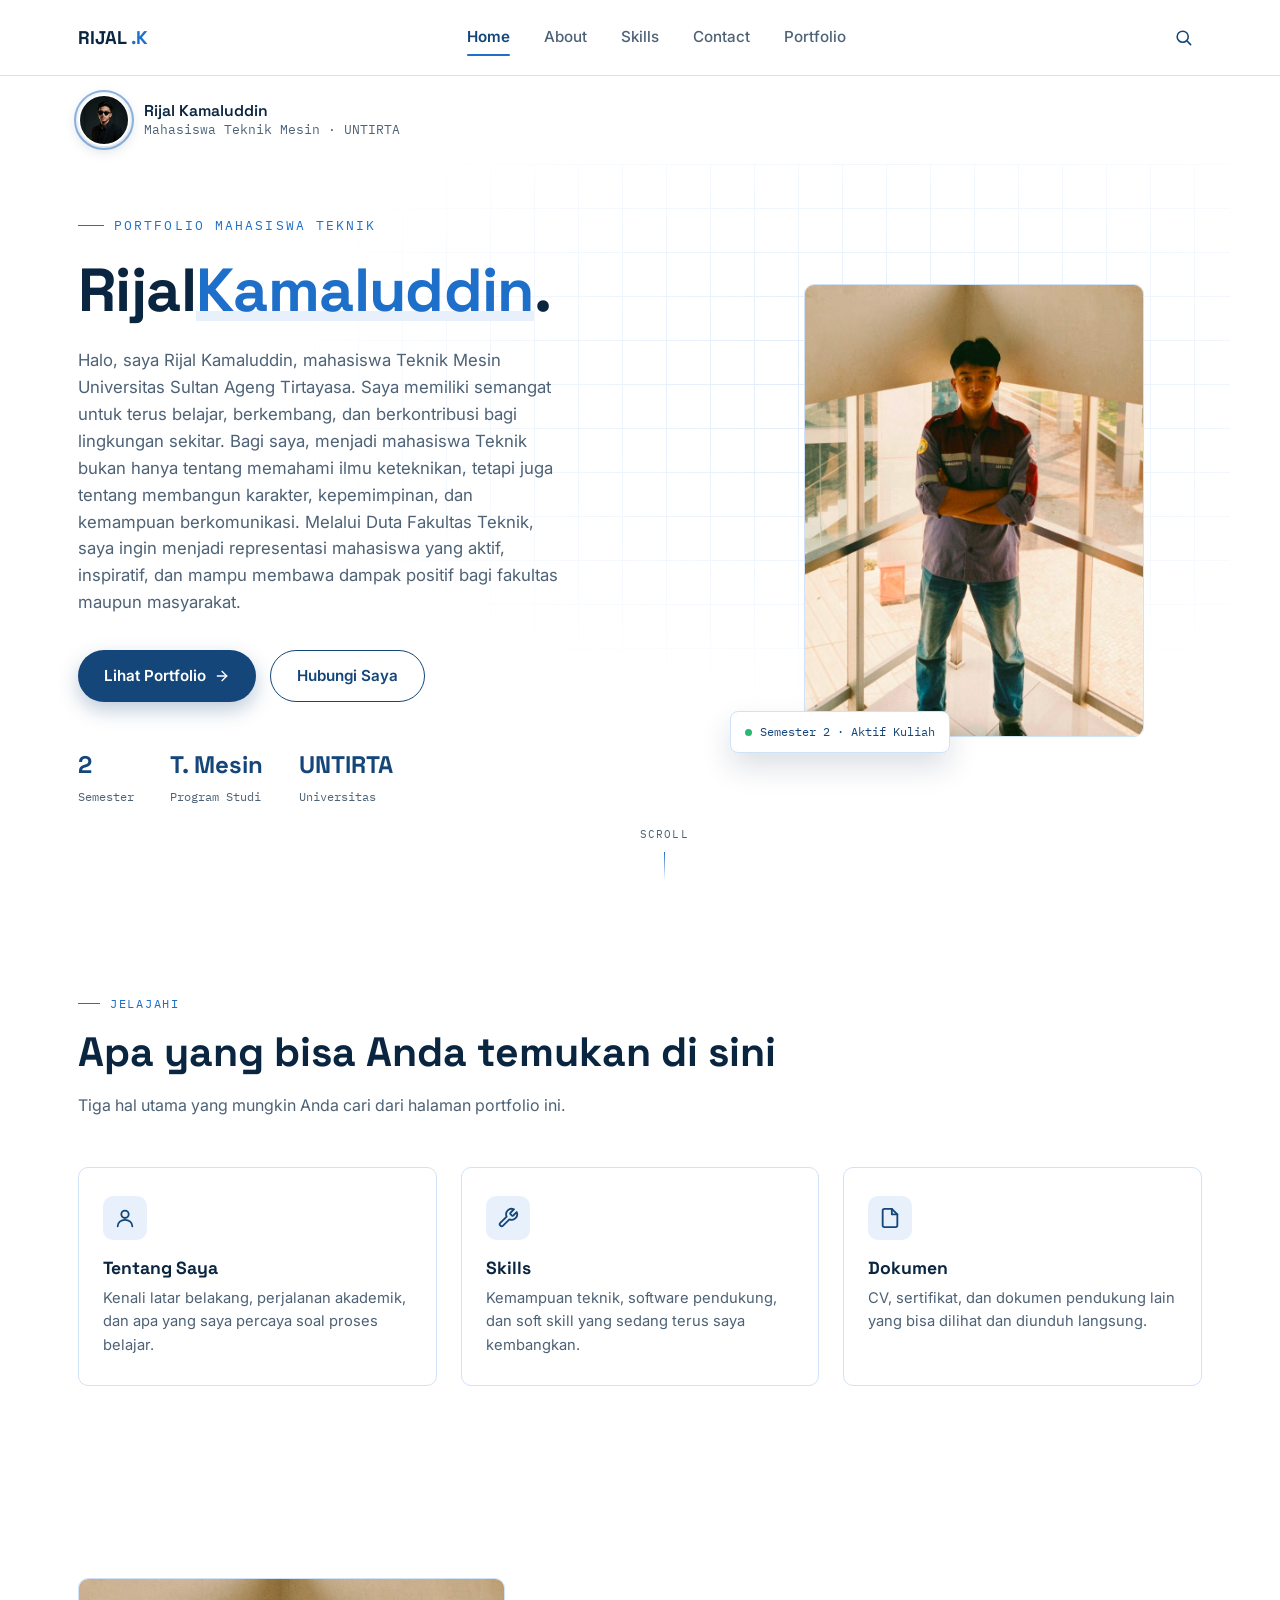
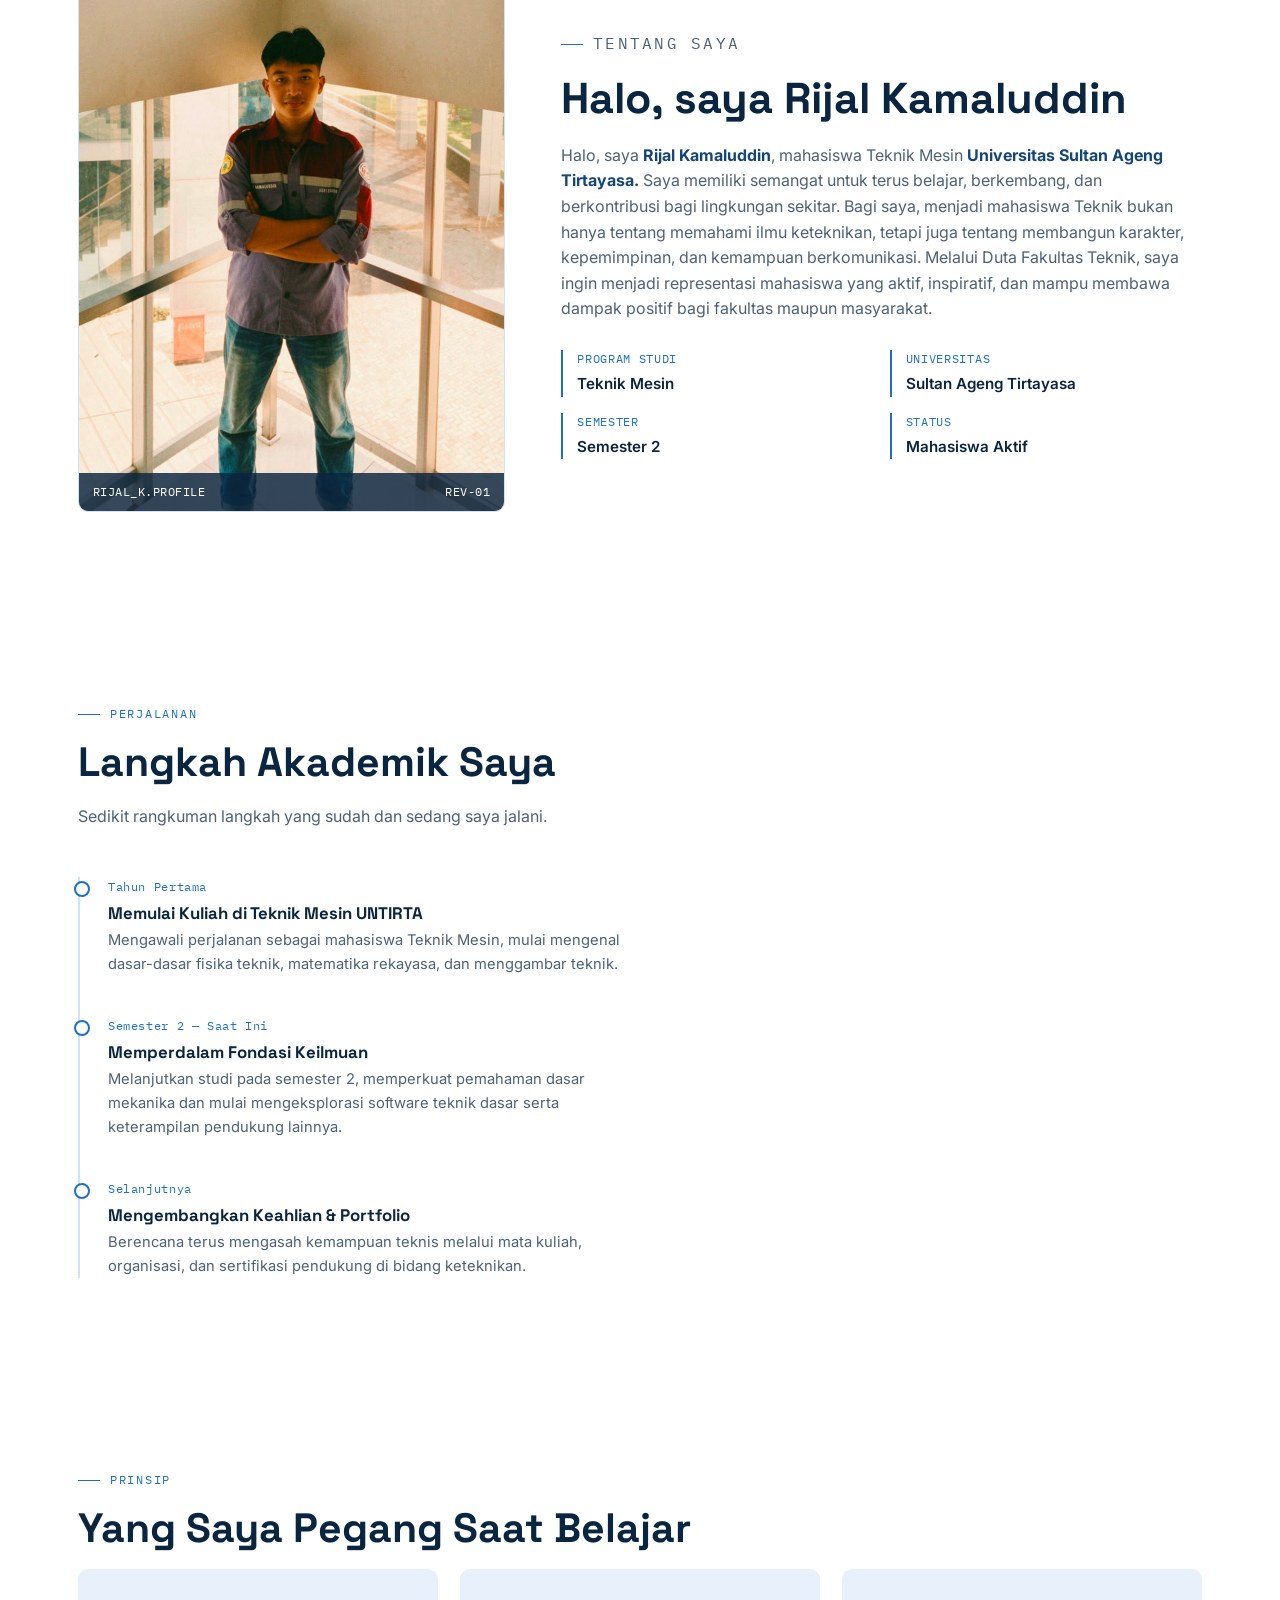
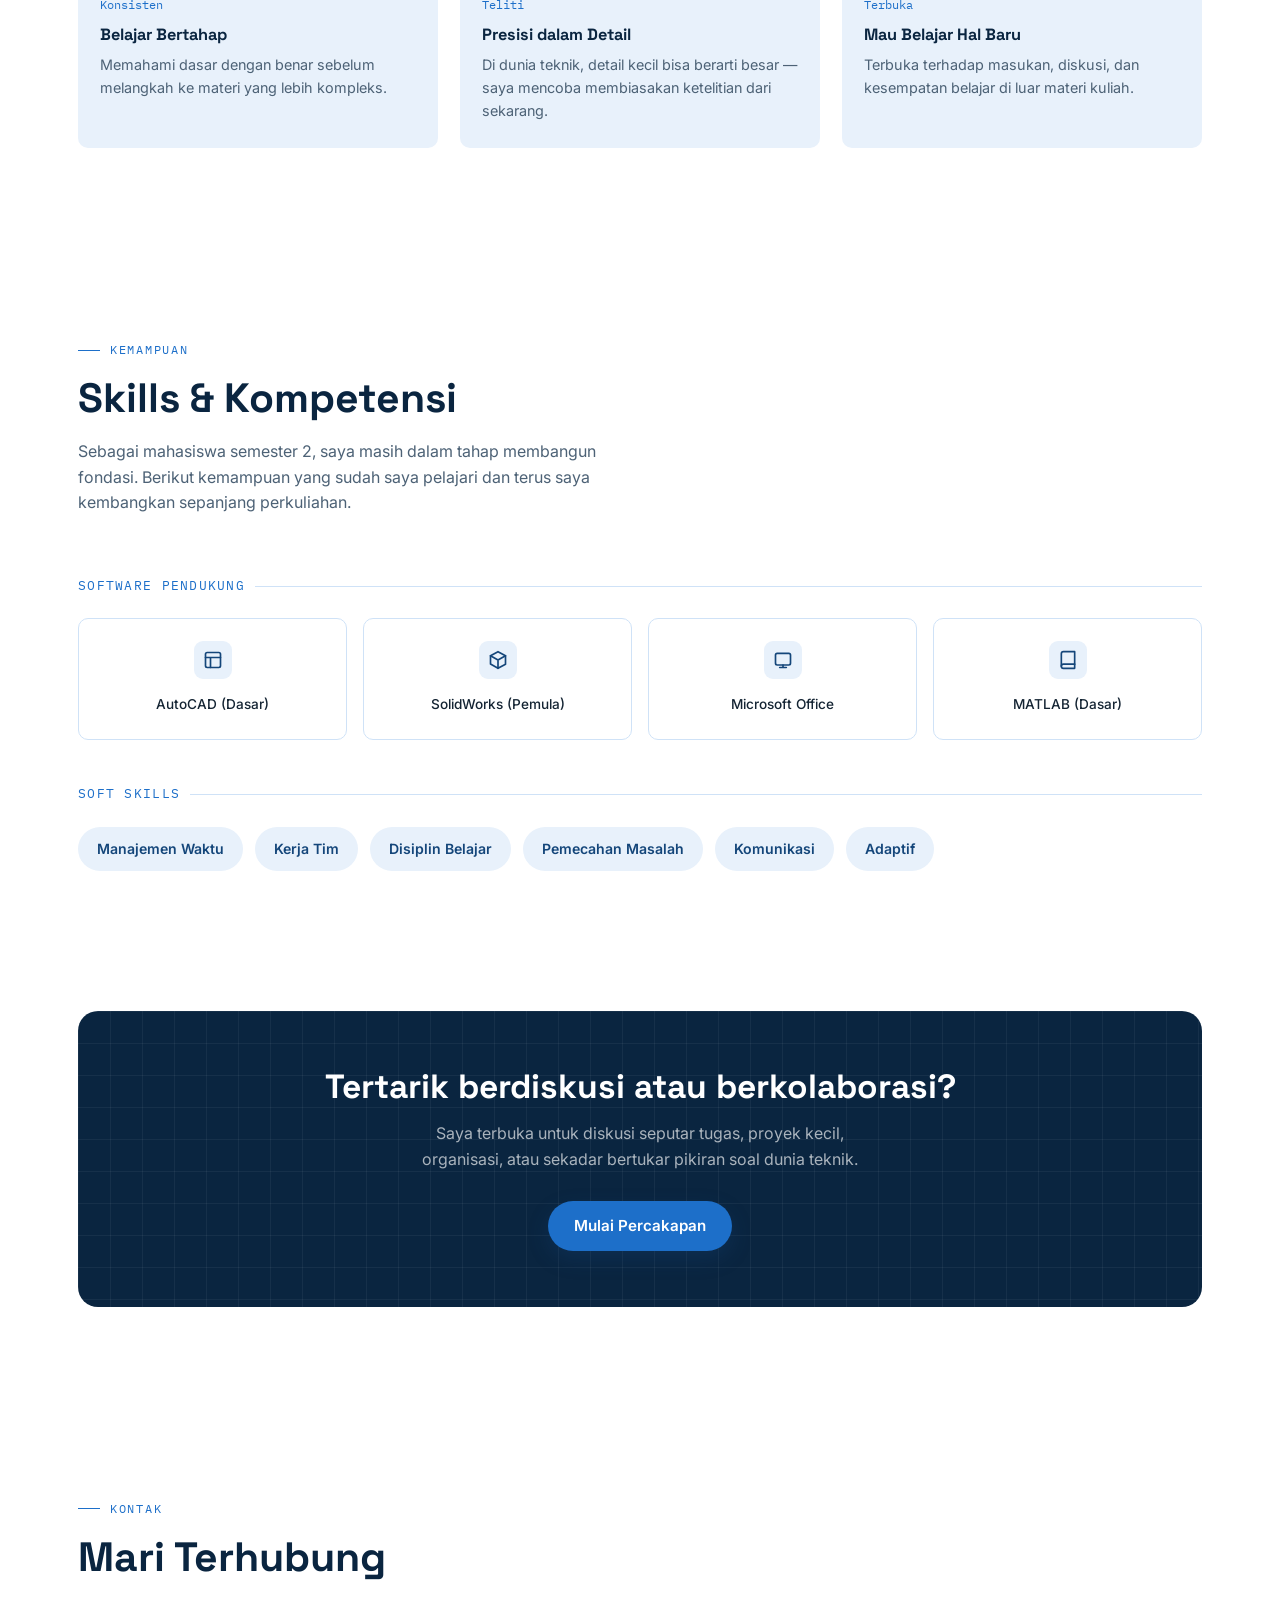
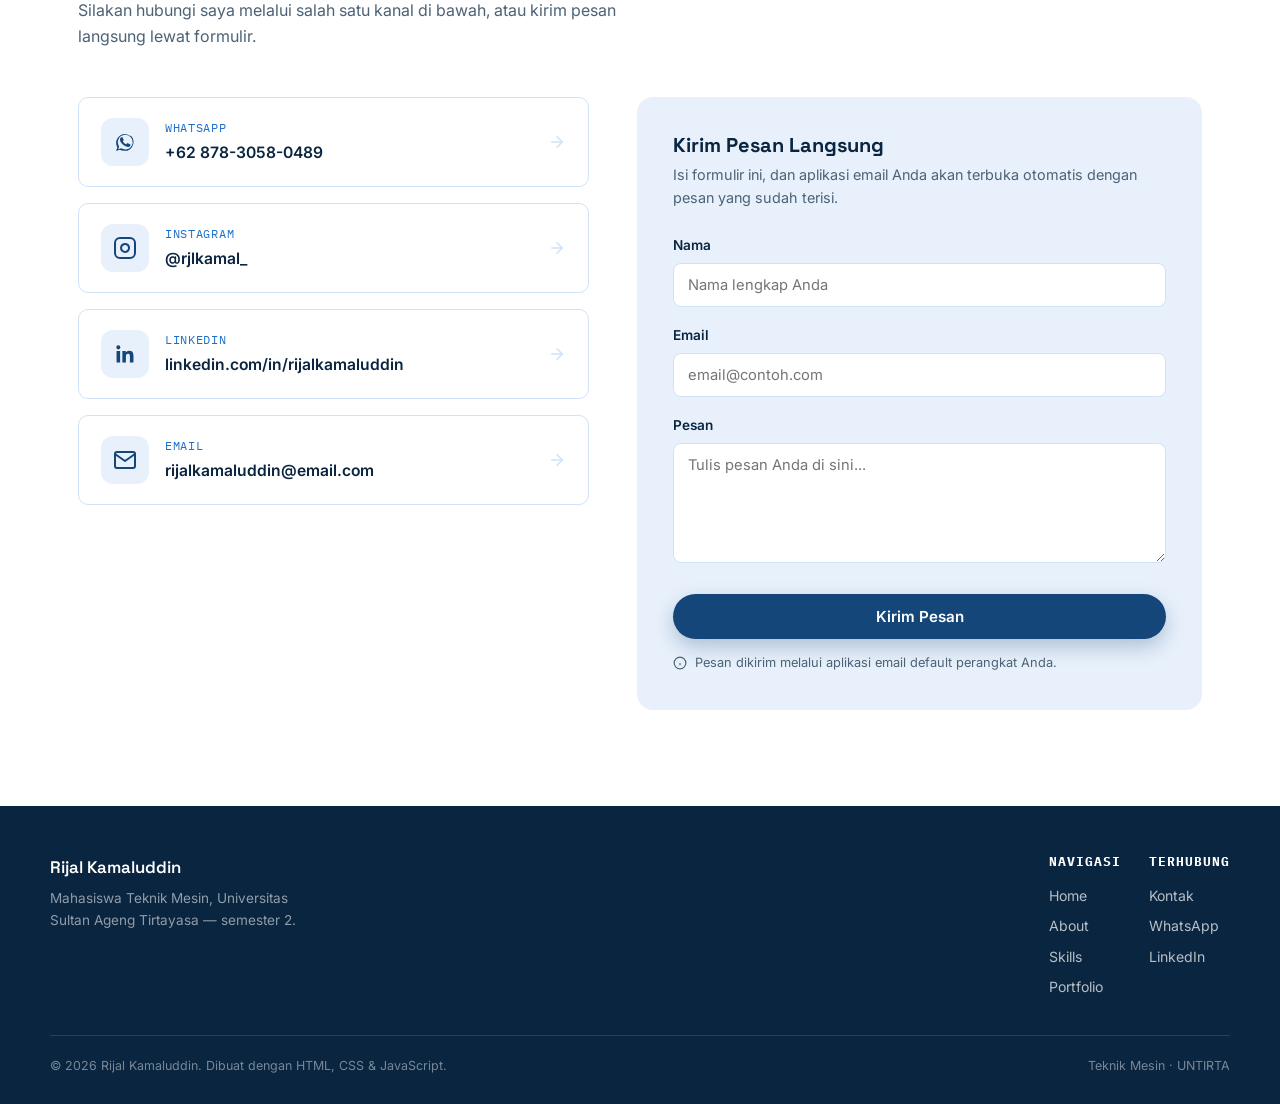
<file: index.html>
<!DOCTYPE html>
<html lang="id">
<head>
  <meta charset="UTF-8" />
  <meta name="viewport" content="width=device-width, initial-scale=1.0" />
  <title>Rijal Kamaluddin — Portfolio</title>
  <meta name="description" content="Portfolio Rijal Kamaluddin, mahasiswa Teknik Mesin Universitas Sultan Ageng Tirtayasa." />

  <link rel="preconnect" href="https://fonts.googleapis.com" />
  <link href="https://fonts.googleapis.com/css2?family=Space+Grotesk:wght@500;600;700&family=Inter:wght@400;500;600&family=IBM+Plex+Mono:wght@400;500&display=swap" rel="stylesheet" />

  <link rel="stylesheet" href="assets/css/main.css" />
  <link rel="stylesheet" href="assets/css/home.css" />
  <link rel="stylesheet" href="assets/css/about.css" />
  <link rel="stylesheet" href="assets/css/skills.css" />
  <link rel="stylesheet" href="assets/css/contact.css" />
</head>
<body>

  <!-- ============ PAGE LOADER (animasi saat masuk web) ============ -->
  <div id="page-loader">
    <div class="loader-mark">
      <span class="dot"></span>
      RIJAL.KAMALUDDIN — MEMUAT
    </div>
  </div>

  <!-- ============ SCROLL PROGRESS ============ -->
  <div class="scroll-progress"></div>

  <!-- ============ NAVBAR ============ -->
  <header class="navbar">
    <div class="nav-container">
      <a href="#home" class="nav-logo">RIJAL<span class="logo-accent">.K</span></a>

      <nav class="nav-links" id="navLinks">
        <a href="#home" class="nav-link-item active" data-section="home">Home</a>
        <a href="#about" class="nav-link-item" data-section="about">About</a>
        <a href="#skills" class="nav-link-item" data-section="skills">Skills</a>
        <a href="#contact" class="nav-link-item" data-section="contact">Contact</a>
        <a href="portfolio.html">Portfolio</a>
      </nav>

      <div class="nav-search">
        <button class="nav-search-toggle" aria-label="Buka pencarian">
          <svg viewBox="0 0 24 24" fill="none" stroke="currentColor" stroke-width="2" stroke-linecap="round"><circle cx="11" cy="11" r="7"/><line x1="21" y1="21" x2="16.65" y2="16.65"/></svg>
        </button>
        <form class="nav-search-form" autocomplete="off">
          <input type="text" placeholder="Cari halaman..." aria-label="Cari di website" />
        </form>
        <div class="nav-search-results"></div>
      </div>

      <button class="nav-toggle" id="navToggle" aria-label="Buka menu">
        <span></span><span></span><span></span>
      </button>
    </div>
  </header>

  <!-- ============ PROFILE STRIP (foto + nama animasi di bawah navbar) ============ -->
  <div class="profile-strip">
    <div class="pf-photo-wrap">
      <div class="pf-photo-ring"></div>
      <div class="pf-photo">
        <img src="assets/images/rijalfoto2.jpeg" alt="Foto Rijal Kamaluddin" onerror="this.src='https://via.placeholder.com/100x100/e8f1fb/1d6fc9?text=RK'" />
      </div>
    </div>
    <div class="pf-text">
      <span class="pf-name">Rijal Kamaluddin</span>
      <span class="pf-role">Mahasiswa Teknik Mesin · UNTIRTA</span>
    </div>
  </div>

  <!-- ====================================================================
       SECTION 1: HOME
  ==================================================================== -->
  <section class="hero" id="home">
    <div class="hero-grid-decor"></div>
    <div class="hero-content">
      <div class="hero-text">
        <p class="hero-eyebrow">Portfolio Mahasiswa Teknik</p>
        <h1 class="hero-title">Rijal<span class="accent">Kamaluddin</span>.</h1>
        <p class="hero-desc">Halo, saya Rijal Kamaluddin, mahasiswa Teknik Mesin Universitas Sultan Ageng Tirtayasa. Saya memiliki semangat untuk terus belajar, berkembang, dan berkontribusi bagi lingkungan sekitar. Bagi saya, menjadi mahasiswa Teknik bukan hanya tentang memahami ilmu keteknikan, tetapi juga tentang membangun karakter, kepemimpinan, dan kemampuan berkomunikasi. Melalui Duta Fakultas Teknik, saya ingin menjadi representasi mahasiswa yang aktif, inspiratif, dan mampu membawa dampak positif bagi fakultas maupun masyarakat.
        </p>
        <div class="hero-actions">
          <a href="portfolio.html" class="btn btn-primary">
            Lihat Portfolio
            <svg width="16" height="16" viewBox="0 0 24 24" fill="none" stroke="currentColor" stroke-width="2" stroke-linecap="round"><line x1="5" y1="12" x2="19" y2="12"/><polyline points="12 5 19 12 12 19"/></svg>
          </a>
          <a href="#contact" class="btn btn-outline">Hubungi Saya</a>
        </div>
        <div class="hero-meta">
          <div class="meta-item">
            <span class="meta-num">2</span>
            <span class="meta-label">Semester</span>
          </div>
          <div class="meta-item">
            <span class="meta-num">T. Mesin</span>
            <span class="meta-label">Program Studi</span>
          </div>
          <div class="meta-item">
            <span class="meta-num">UNTIRTA</span>
            <span class="meta-label">Universitas</span>
          </div>
        </div>
      </div>

      <div class="hero-visual">
        <div class="hero-frame">
          <span class="corner tl"></span>
          <span class="corner tr"></span>
          <span class="corner bl"></span>
          <span class="corner br"></span>
          <img src="assets/images/rijalfoto.jpeg" alt="Foto Rijal Kamaluddin" onerror="this.src='https://via.placeholder.com/340x450/e8f1fb/1d6fc9?text=Foto+Profil'" />
        </div>
        <div class="hero-tag">
          <span class="dot-live"></span>
          Semester 2 · Aktif Kuliah
        </div>
      </div>
    </div>

    <div class="scroll-cue">
      <span>Scroll</span>
      <span class="line"></span>
    </div>
  </section>

  <!-- ============ QUICK INTRO CARDS ============ -->
  <section class="section">
    <div class="section-eyebrow reveal">Jelajahi</div>
    <h2 class="section-title reveal">Apa yang bisa Anda temukan di sini</h2>
    <p class="section-sub reveal">Tiga hal utama yang mungkin Anda cari dari halaman portfolio ini.</p>

    <div class="intro-grid stagger">
      <a href="#about" class="intro-card reveal-left">
        <div class="ic-icon">
          <svg viewBox="0 0 24 24" fill="none" stroke="currentColor" stroke-width="2" stroke-linecap="round" stroke-linejoin="round"><circle cx="12" cy="8" r="4"/><path d="M4 21c0-4 3.6-7 8-7s8 3 8 7"/></svg>
        </div>
        <h3>Tentang Saya</h3>
        <p>Kenali latar belakang, perjalanan akademik, dan apa yang saya percaya soal proses belajar.</p>
      </a>

      <a href="#skills" class="intro-card reveal">
        <div class="ic-icon">
          <svg viewBox="0 0 24 24" fill="none" stroke="currentColor" stroke-width="2" stroke-linecap="round" stroke-linejoin="round"><path d="M14.7 6.3a1 1 0 0 0 0 1.4l1.6 1.6a1 1 0 0 0 1.4 0l3.77-3.77a6 6 0 0 1-7.94 7.94l-6.91 6.91a2.12 2.12 0 0 1-3-3l6.91-6.91a6 6 0 0 1 7.94-7.94l-3.76 3.76z"/></svg>
        </div>
        <h3>Skills</h3>
        <p>Kemampuan teknik, software pendukung, dan soft skill yang sedang terus saya kembangkan.</p>
      </a>

      <a href="portfolio.html" class="intro-card reveal-right">
        <div class="ic-icon">
          <svg viewBox="0 0 24 24" fill="none" stroke="currentColor" stroke-width="2" stroke-linecap="round" stroke-linejoin="round"><path d="M14 2H6a2 2 0 0 0-2 2v16a2 2 0 0 0 2 2h12a2 2 0 0 0 2-2V8z"/><polyline points="14 2 14 8 20 8"/></svg>
        </div>
        <h3>Dokumen</h3>
        <p>CV, sertifikat, dan dokumen pendukung lain yang bisa dilihat dan diunduh langsung.</p>
      </a>
    </div>
  </section>

  <!-- ====================================================================
       SECTION 2: ABOUT
  ==================================================================== -->
  <section class="section" id="about">
    <div class="about-hero">
      <div class="about-photo-frame reveal-left">
        <img src="assets/images/rijalfoto.jpeg" alt="Foto Rijal Kamaluddin" onerror="this.src='https://via.placeholder.com/400x500/e8f1fb/1d6fc9?text=Foto+Profil'" />
        <div class="blueprint-label">
          <span>RIJAL_K.PROFILE</span>
          <span>REV-01</span>
        </div>
      </div>

      <div class="about-text reveal">
        <p class="section-eyebrow">Tentang Saya</p>
        <h1>Halo, saya Rijal Kamaluddin</h1>
        <p>Halo, saya <strong>Rijal Kamaluddin</strong>, mahasiswa Teknik Mesin <strong>Universitas Sultan Ageng Tirtayasa.</strong> Saya memiliki semangat untuk terus belajar, berkembang, dan berkontribusi bagi lingkungan sekitar. Bagi saya, menjadi mahasiswa Teknik bukan hanya tentang memahami ilmu keteknikan, tetapi juga tentang membangun karakter, kepemimpinan, dan kemampuan berkomunikasi. Melalui Duta Fakultas Teknik, saya ingin menjadi representasi mahasiswa yang aktif, inspiratif, dan mampu membawa dampak positif bagi fakultas maupun masyarakat.
        </p>

        <div class="bio-facts">
          <div class="bio-fact">
            <div class="fact-label">Program Studi</div>
            <div class="fact-value">Teknik Mesin</div>
          </div>
          <div class="bio-fact">
            <div class="fact-label">Universitas</div>
            <div class="fact-value">Sultan Ageng Tirtayasa</div>
          </div>
          <div class="bio-fact">
            <div class="fact-label">Semester</div>
            <div class="fact-value">Semester 2</div>
          </div>
          <div class="bio-fact">
            <div class="fact-label">Status</div>
            <div class="fact-value">Mahasiswa Aktif</div>
          </div>
        </div>
      </div>
    </div>
  </section>

  <!-- ============ JOURNEY / TIMELINE ============ -->
  <section class="section" id="journey">
    <div class="section-eyebrow reveal">Perjalanan</div>
    <h2 class="section-title reveal">Langkah Akademik Saya</h2>
    <p class="section-sub reveal">Sedikit rangkuman langkah yang sudah dan sedang saya jalani.</p>

    <div class="timeline">
      <div class="timeline-item reveal">
        <div class="timeline-year">Tahun Pertama</div>
        <h3>Memulai Kuliah di Teknik Mesin UNTIRTA</h3>
        <p>Mengawali perjalanan sebagai mahasiswa Teknik Mesin, mulai mengenal dasar-dasar fisika teknik, matematika rekayasa, dan menggambar teknik.</p>
      </div>
      <div class="timeline-item reveal">
        <div class="timeline-year">Semester 2 — Saat Ini</div>
        <h3>Memperdalam Fondasi Keilmuan</h3>
        <p>Melanjutkan studi pada semester 2, memperkuat pemahaman dasar mekanika dan mulai mengeksplorasi software teknik dasar serta keterampilan pendukung lainnya.</p>
      </div>
      <div class="timeline-item reveal">
        <div class="timeline-year">Selanjutnya</div>
        <h3>Mengembangkan Keahlian & Portfolio</h3>
        <p>Berencana terus mengasah kemampuan teknis melalui mata kuliah, organisasi, dan sertifikasi pendukung di bidang keteknikan.</p>
      </div>
    </div>
  </section>

  <!-- ============ VALUES ============ -->
  <section class="section">
    <div class="section-eyebrow reveal">Prinsip</div>
    <h2 class="section-title reveal">Yang Saya Pegang Saat Belajar</h2>

    <div class="values-grid stagger">
      <div class="value-card reveal">
        <div class="v-mark">Konsisten</div>
        <h3>Belajar Bertahap</h3>
        <p>Memahami dasar dengan benar sebelum melangkah ke materi yang lebih kompleks.</p>
      </div>
      <div class="value-card reveal">
        <div class="v-mark">Teliti</div>
        <h3>Presisi dalam Detail</h3>
        <p>Di dunia teknik, detail kecil bisa berarti besar — saya mencoba membiasakan ketelitian dari sekarang.</p>
      </div>
      <div class="value-card reveal">
        <div class="v-mark">Terbuka</div>
        <h3>Mau Belajar Hal Baru</h3>
        <p>Terbuka terhadap masukan, diskusi, dan kesempatan belajar di luar materi kuliah.</p>
      </div>
    </div>
  </section>

  <!-- ====================================================================
       SECTION 3: SKILLS
  ==================================================================== -->
  <section class="section" id="skills">
    <div class="skills-intro">
      <div class="reveal-left">
        <p class="section-eyebrow">Kemampuan</p>
        <h1 class="section-title">Skills & Kompetensi</h1>
        <p class="section-sub" style="margin-bottom:0;">
          Sebagai mahasiswa semester 2, saya masih dalam tahap membangun fondasi.
          Berikut kemampuan yang sudah saya pelajari dan terus saya kembangkan
          sepanjang perkuliahan.
        </p>
      </div>
    </div>

    <!-- ============ TECHNICAL SKILLS ============ -->
      <div class="skill-category reveal">
        <div class="skill-category-title">Software Pendukung</div>
        <div class="tools-grid stagger">
          <div class="tool-chip reveal">
            <div class="tool-icon">
              <svg viewBox="0 0 24 24" fill="none" stroke="currentColor" stroke-width="2" stroke-linecap="round" stroke-linejoin="round"><rect x="3" y="3" width="18" height="18" rx="2"/><path d="M3 9h18M9 21V9"/></svg>
            </div>
            <span>AutoCAD (Dasar)</span>
          </div>
          <div class="tool-chip reveal">
            <div class="tool-icon">
              <svg viewBox="0 0 24 24" fill="none" stroke="currentColor" stroke-width="2" stroke-linecap="round" stroke-linejoin="round"><path d="M12 2l9 4.9V17L12 22l-9-5.1V6.9z"/><path d="M12 22V12M21 6.9L12 12 3 6.9"/></svg>
            </div>
            <span>SolidWorks (Pemula)</span>
          </div>
          <div class="tool-chip reveal">
            <div class="tool-icon">
              <svg viewBox="0 0 24 24" fill="none" stroke="currentColor" stroke-width="2" stroke-linecap="round" stroke-linejoin="round"><rect x="3" y="4" width="18" height="14" rx="2"/><path d="M8 21h8M12 18v3"/></svg>
            </div>
            <span>Microsoft Office</span>
          </div>
          <div class="tool-chip reveal">
            <div class="tool-icon">
              <svg viewBox="0 0 24 24" fill="none" stroke="currentColor" stroke-width="2" stroke-linecap="round" stroke-linejoin="round"><path d="M4 19.5A2.5 2.5 0 0 1 6.5 17H20"/><path d="M6.5 2H20v20H6.5A2.5 2.5 0 0 1 4 19.5v-15A2.5 2.5 0 0 1 6.5 2z"/></svg>
            </div>
            <span>MATLAB (Dasar)</span>
          </div>
        </div>
      </div>
    </div>

    <!-- ============ SOFT SKILLS ============ -->
    <div class="skill-category reveal">
      <div class="skill-category-title">Soft Skills</div>
      <div class="soft-skills-wrap">
        <span class="soft-tag">Manajemen Waktu</span>
        <span class="soft-tag">Kerja Tim</span>
        <span class="soft-tag">Disiplin Belajar</span>
        <span class="soft-tag">Pemecahan Masalah</span>
        <span class="soft-tag">Komunikasi</span>
        <span class="soft-tag">Adaptif</span>
      </div>
    </div>
  </section>

  <!-- ============ CTA BAND ============ -->
  <div class="cta-band reveal-scale">
    <h2>Tertarik berdiskusi atau berkolaborasi?</h2>
    <p>Saya terbuka untuk diskusi seputar tugas, proyek kecil, organisasi, atau sekadar bertukar pikiran soal dunia teknik.</p>
    <a href="#contact" class="btn btn-primary">Mulai Percakapan</a>
  </div>

  <!-- ====================================================================
       SECTION 4: CONTACT
  ==================================================================== -->
  <section class="section" id="contact">
    <div class="section-eyebrow reveal">Kontak</div>
    <h1 class="section-title reveal">Mari Terhubung</h1>
    <p class="section-sub reveal">
      Silakan hubungi saya melalui salah satu kanal di bawah, atau kirim pesan langsung lewat formulir.
    </p>

    <div class="contact-layout">
      <!-- ============ CHANNEL CARDS ============ -->
      <div class="contact-channels stagger">

        <a href="https://wa.me/6287830580489" target="_blank" rel="noopener" class="channel-card reveal-left">
          <div class="ch-icon">
            <svg viewBox="0 0 24 24" fill="currentColor"><path d="M17.6 6.32A8.86 8.86 0 0 0 12.05 4a8.94 8.94 0 0 0-7.74 13.4L3 21l3.74-1.27a8.9 8.9 0 0 0 4.31 1.1h.01a8.94 8.94 0 0 0 6.54-15.51zM12.06 19.4a7.4 7.4 0 0 1-3.77-1.03l-.27-.16-2.8.95.94-2.73-.18-.28a7.43 7.43 0 0 1 11.6-9.16 7.34 7.34 0 0 1 2.18 5.25 7.43 7.43 0 0 1-7.7 7.16zm4.07-5.56c-.22-.11-1.3-.64-1.5-.71-.2-.08-.35-.11-.5.11-.15.22-.57.71-.7.86-.13.15-.26.16-.48.05a6.1 6.1 0 0 1-1.79-1.1 6.7 6.7 0 0 1-1.24-1.54c-.13-.22-.01-.34.11-.46.11-.11.25-.29.37-.43.12-.15.16-.25.24-.41.08-.16.04-.3-.03-.41-.07-.11-.62-1.5-.85-2.05-.22-.53-.45-.46-.62-.47h-.53c-.17 0-.45.06-.69.32-.24.26-.92.9-.92 2.18 0 1.29.94 2.53 1.07 2.7.13.18 1.83 2.8 4.44 3.81 2.6.99 2.6.66 3.07.62.47-.04 1.5-.61 1.71-1.2.21-.59.21-1.09.15-1.2-.06-.11-.22-.18-.44-.29z"/></svg>
          </div>
          <div class="ch-text">
            <div class="ch-label">WhatsApp</div>
            <div class="ch-value">+62 878-3058-0489</div>
          </div>
          <svg class="ch-arrow" width="18" height="18" viewBox="0 0 24 24" fill="none" stroke="currentColor" stroke-width="2" stroke-linecap="round"><line x1="5" y1="12" x2="19" y2="12"/><polyline points="12 5 19 12 12 19"/></svg>
        </a>

        <a href="https://www.instagram.com/rjlkamal_?igsh=MWh3OHc3ejdnZnhtMA==" target="_blank" rel="noopener" class="channel-card reveal-left">
          <div class="ch-icon">
            <svg viewBox="0 0 24 24" fill="none" stroke="currentColor" stroke-width="2"><rect x="2" y="2" width="20" height="20" rx="5"/><path d="M16 11.37A4 4 0 1 1 12.63 8 4 4 0 0 1 16 11.37z"/><line x1="17.5" y1="6.5" x2="17.51" y2="6.5"/></svg>
          </div>
          <div class="ch-text">
            <div class="ch-label">Instagram</div>
            <div class="ch-value">@rjlkamal_</div>
          </div>
          <svg class="ch-arrow" width="18" height="18" viewBox="0 0 24 24" fill="none" stroke="currentColor" stroke-width="2" stroke-linecap="round"><line x1="5" y1="12" x2="19" y2="12"/><polyline points="12 5 19 12 12 19"/></svg>
        </a>

        <a href="https://www.linkedin.com/in/rijal-kamaluddin-a2b018366?utm_source=share_via&utm_content=profile&utm_medium=member_android⁠" target="_blank" rel="noopener" class="channel-card reveal-left">
          <div class="ch-icon">
            <svg viewBox="0 0 24 24" fill="currentColor"><path d="M20.45 20.45h-3.55v-5.57c0-1.33-.02-3.04-1.85-3.04-1.85 0-2.14 1.45-2.14 2.94v5.67H9.36V9h3.41v1.56h.05c.48-.9 1.64-1.85 3.38-1.85 3.6 0 4.27 2.37 4.27 5.46zM5.34 7.43a2.06 2.06 0 1 1 0-4.12 2.06 2.06 0 0 1 0 4.12zM7.12 20.45H3.56V9h3.56z"/></svg>
          </div>
          <div class="ch-text">
            <div class="ch-label">LinkedIn</div>
            <div class="ch-value">linkedin.com/in/rijalkamaluddin</div>
          </div>
          <svg class="ch-arrow" width="18" height="18" viewBox="0 0 24 24" fill="none" stroke="currentColor" stroke-width="2" stroke-linecap="round"><line x1="5" y1="12" x2="19" y2="12"/><polyline points="12 5 19 12 12 19"/></svg>
        </a>

        <a href="mailto:rijalkamalludin@email.com" class="channel-card reveal-left">
          <div class="ch-icon">
            <svg viewBox="0 0 24 24" fill="none" stroke="currentColor" stroke-width="2" stroke-linecap="round" stroke-linejoin="round"><rect x="2" y="4" width="20" height="16" rx="2"/><path d="M22 6l-10 7L2 6"/></svg>
          </div>
          <div class="ch-text">
            <div class="ch-label">Email</div>
            <div class="ch-value">rijalkamaluddin@email.com</div>
          </div>
          <svg class="ch-arrow" width="18" height="18" viewBox="0 0 24 24" fill="none" stroke="currentColor" stroke-width="2" stroke-linecap="round"><line x1="5" y1="12" x2="19" y2="12"/><polyline points="12 5 19 12 12 19"/></svg>
        </a>
      </div>

      <!-- ============ CONTACT FORM ============ -->
      <div class="contact-form-wrap reveal-right">
        <h3>Kirim Pesan Langsung</h3>
        <p class="form-sub">Isi formulir ini, dan aplikasi email Anda akan terbuka otomatis dengan pesan yang sudah terisi.</p>

        <form id="contactForm" novalidate>
          <div class="form-group">
            <label for="name">Nama</label>
            <input type="text" id="name" name="name" placeholder="Nama lengkap Anda" />
          </div>
          <div class="form-group">
            <label for="email">Email</label>
            <input type="email" id="email" name="email" placeholder="email@contoh.com" />
          </div>
          <div class="form-group">
            <label for="message">Pesan</label>
            <textarea id="message" name="message" placeholder="Tulis pesan Anda di sini..."></textarea>
          </div>
          <button type="submit" class="btn btn-primary form-submit-btn">Kirim Pesan</button>
          <div class="form-note">
            <svg width="14" height="14" viewBox="0 0 24 24" fill="none" stroke="currentColor" stroke-width="2"><circle cx="12" cy="12" r="10"/><line x1="12" y1="16" x2="12" y2="12"/><line x1="12" y1="8" x2="12.01" y2="8"/></svg>
            <span>Pesan dikirim melalui aplikasi email default perangkat Anda.</span>
          </div>
          <div id="formStatus"></div>
        </form>
      </div>
    </div>
  </section>

  <!-- ============ FOOTER ============ -->
  <footer class="site-footer">
    <div class="footer-inner">
      <div>
        <div class="footer-brand">Rijal Kamaluddin</div>
        <p class="footer-tagline">Mahasiswa Teknik Mesin, Universitas Sultan Ageng Tirtayasa — semester 2.</p>
      </div>
      <div class="footer-links">
        <div class="footer-col">
          <h4>Navigasi</h4>
          <a href="#home">Home</a>
          <a href="#about">About</a>
          <a href="#skills">Skills</a>
          <a href="portfolio.html">Portfolio</a>
        </div>
        <div class="footer-col">
          <h4>Terhubung</h4>
          <a href="#contact">Kontak</a>
          <a href="#contact">WhatsApp</a>
          <a href="#contact">LinkedIn</a>
        </div>
      </div>
    </div>
    <div class="footer-bottom">
      <span>&copy; 2026 Rijal Kamaluddin. Dibuat dengan HTML, CSS &amp; JavaScript.</span>
      <span>Teknik Mesin · UNTIRTA</span>
    </div>
  </footer>

  <button class="back-to-top" aria-label="Kembali ke atas">
    <svg viewBox="0 0 24 24" fill="none" stroke="currentColor" stroke-width="2" stroke-linecap="round" stroke-linejoin="round"><line x1="12" y1="19" x2="12" y2="5"/><polyline points="5 12 12 5 19 12"/></svg>
  </button>

  <script src="assets/js/main.js"></script>
  <script src="assets/js/skills.js"></script>
  <script src="assets/js/contact.js"></script>
</body>
</html>
</file>
<file: assets/css/main.css>
/* ==========================================================================
   MAIN.CSS — Global Styles, Variables, Navbar, Animations
   Tema: Engineering Blueprint (Biru & Putih)
   ========================================================================== */

/* ---------- Design Tokens ---------- */
:root {
  /* Palette */
  --blue-900: #0a2540;   /* deep navy - teks gelap, footer */
  --blue-700: #14467a;   /* biru utama - aksen, tombol */
  --blue-500: #1d6fc9;   /* biru terang - hover, link, highlight */
  --blue-100: #e8f1fb;   /* biru sangat muda - background section */
  --blue-grid: #cfe2f7;  /* garis grid blueprint */
  --white: #ffffff;
  --ink: #142433;        /* teks utama */
  --ink-soft: #4d6276;   /* teks sekunder */

  /* Typography */
  --font-display: 'Space Grotesk', 'Segoe UI', sans-serif;
  --font-body: 'Inter', 'Segoe UI', sans-serif;
  --font-mono: 'IBM Plex Mono', 'Courier New', monospace;

  /* Layout */
  --max-width: 1180px;
  --nav-height: 76px;
  --radius: 10px;
  --transition: 0.45s cubic-bezier(0.65, 0, 0.35, 1);
}

/* ---------- Reset ---------- */
* {
  margin: 0;
  padding: 0;
  box-sizing: border-box;
}

html {
  scroll-behavior: smooth;
}

body {
  font-family: var(--font-body);
  color: var(--ink);
  background: var(--white);
  line-height: 1.6;
  overflow-x: hidden;
}

img { max-width: 100%; display: block; }

a { color: inherit; text-decoration: none; }

ul { list-style: none; }

h1, h2, h3, h4 {
  font-family: var(--font-display);
  color: var(--blue-900);
  line-height: 1.2;
}

button {
  font-family: var(--font-body);
  cursor: pointer;
  border: none;
  background: none;
}

::selection {
  background: var(--blue-500);
  color: var(--white);
}

/* Respect reduced motion preference */
@media (prefers-reduced-motion: reduce) {
  *, *::before, *::after {
    animation-duration: 0.001ms !important;
    animation-iteration-count: 1 !important;
    transition-duration: 0.001ms !important;
    scroll-behavior: auto !important;
  }
}

/* ---------- Blueprint grid background helper ---------- */
.blueprint-bg {
  background-image:
    linear-gradient(var(--blue-grid) 1px, transparent 1px),
    linear-gradient(90deg, var(--blue-grid) 1px, transparent 1px);
  background-size: 38px 38px;
  background-color: var(--blue-100);
}

/* ---------- Page load mask (sequence on entry) ---------- */
#page-loader {
  position: fixed;
  inset: 0;
  background: var(--blue-900);
  z-index: 9999;
  display: flex;
  align-items: center;
  justify-content: center;
  transition: transform 0.8s cubic-bezier(0.76, 0, 0.24, 1), visibility 0.8s;
}

#page-loader::before,
#page-loader::after {
  content: '';
  position: absolute;
  background: var(--blue-500);
}

#page-loader .loader-mark {
  font-family: var(--font-mono);
  color: var(--white);
  font-size: 0.95rem;
  letter-spacing: 0.18em;
  display: flex;
  align-items: center;
  gap: 10px;
  opacity: 0;
  animation: loaderFade 1.1s ease forwards 0.15s;
}

.loader-mark .dot {
  width: 8px;
  height: 8px;
  border-radius: 50%;
  background: var(--blue-500);
  animation: pulseDot 1s ease-in-out infinite;
}

@keyframes pulseDot {
  0%, 100% { opacity: 0.3; transform: scale(0.8); }
  50% { opacity: 1; transform: scale(1.15); }
}

@keyframes loaderFade {
  to { opacity: 1; }
}

body.loaded #page-loader {
  transform: translateY(-100%);
  visibility: hidden;
}

/* ---------- Navbar ---------- */
.navbar {
  position: fixed;
  top: 0;
  left: 0;
  width: 100%;
  height: var(--nav-height);
  background: rgba(255, 255, 255, 0.85);
  backdrop-filter: blur(10px);
  border-bottom: 1px solid var(--blue-grid);
  z-index: 1000;
  transition: background var(--transition), box-shadow var(--transition);
}

.navbar.scrolled {
  box-shadow: 0 8px 24px rgba(10, 37, 64, 0.08);
  background: rgba(255, 255, 255, 0.97);
}

.nav-container {
  max-width: var(--max-width);
  margin: 0 auto;
  height: 100%;
  display: flex;
  align-items: center;
  justify-content: space-between;
  padding: 0 28px;
  gap: 20px;
}

.nav-logo {
  font-family: var(--font-display);
  font-weight: 700;
  font-size: 1.15rem;
  color: var(--blue-900);
  white-space: nowrap;
  display: flex;
  align-items: baseline;
  gap: 4px;
}

.nav-logo .logo-accent {
  color: var(--blue-500);
}

.nav-links {
  display: flex;
  align-items: center;
  gap: 6px;
}

.nav-links a {
  position: relative;
  padding: 8px 14px;
  font-size: 0.95rem;
  font-weight: 500;
  color: var(--ink-soft);
  border-radius: 999px;
  transition: color var(--transition), background var(--transition);
}

.nav-links a:hover {
  color: var(--blue-700);
  background: var(--blue-100);
}

.nav-links a.active {
  color: var(--blue-700);
  font-weight: 600;
}

.nav-links a.active::after {
  content: '';
  position: absolute;
  left: 14px;
  right: 14px;
  bottom: 2px;
  height: 2px;
  background: var(--blue-500);
  border-radius: 2px;
}

/* Search feature in nav */
.nav-search {
  display: flex;
  align-items: center;
  position: relative;
}

.nav-search-toggle {
  width: 38px;
  height: 38px;
  display: flex;
  align-items: center;
  justify-content: center;
  border-radius: 50%;
  color: var(--blue-700);
  transition: background var(--transition);
  flex-shrink: 0;
}

.nav-search-toggle:hover {
  background: var(--blue-100);
}

.nav-search-toggle svg {
  width: 19px;
  height: 19px;
}

.nav-search-form {
  display: flex;
  align-items: center;
  overflow: hidden;
  max-width: 0;
  opacity: 0;
  transition: max-width var(--transition), opacity 0.3s ease;
}

.nav-search.open .nav-search-form {
  max-width: 220px;
  opacity: 1;
  margin-left: 4px;
}

.nav-search-form input {
  width: 100%;
  border: 1px solid var(--blue-grid);
  background: var(--blue-100);
  padding: 8px 12px;
  font-size: 0.88rem;
  border-radius: 999px;
  color: var(--ink);
  font-family: var(--font-body);
}

.nav-search-form input:focus {
  outline: 2px solid var(--blue-500);
  outline-offset: 1px;
}

.nav-search-results {
  position: absolute;
  top: calc(100% + 10px);
  right: 0;
  width: 280px;
  background: var(--white);
  border: 1px solid var(--blue-grid);
  border-radius: var(--radius);
  box-shadow: 0 16px 40px rgba(10, 37, 64, 0.14);
  overflow: hidden;
  max-height: 0;
  opacity: 0;
  transition: max-height 0.3s ease, opacity 0.3s ease;
}

.nav-search-results.show {
  max-height: 320px;
  opacity: 1;
  overflow-y: auto;
}

.nav-search-results a {
  display: block;
  padding: 12px 16px;
  font-size: 0.88rem;
  border-bottom: 1px solid var(--blue-100);
  transition: background 0.2s ease;
}

.nav-search-results a:last-child { border-bottom: none; }

.nav-search-results a:hover {
  background: var(--blue-100);
}

.nav-search-results a .result-tag {
  display: block;
  font-size: 0.72rem;
  color: var(--blue-500);
  font-family: var(--font-mono);
  text-transform: uppercase;
  letter-spacing: 0.05em;
  margin-bottom: 2px;
}

.nav-search-results .no-result {
  padding: 14px 16px;
  font-size: 0.85rem;
  color: var(--ink-soft);
}

/* Hamburger for mobile */
.nav-toggle {
  display: none;
  width: 40px;
  height: 40px;
  flex-direction: column;
  justify-content: center;
  align-items: center;
  gap: 5px;
}

.nav-toggle span {
  width: 22px;
  height: 2px;
  background: var(--blue-900);
  transition: var(--transition);
}

/* ---------- Profile strip below navbar ---------- */
.profile-strip {
  margin-top: var(--nav-height);
  padding: 18px 28px;
  display: flex;
  align-items: center;
  gap: 14px;
  max-width: var(--max-width);
  margin-left: auto;
  margin-right: auto;
}

.profile-strip .pf-photo-wrap {
  position: relative;
  width: 52px;
  height: 52px;
  flex-shrink: 0;
}

.profile-strip .pf-photo-ring {
  position: absolute;
  inset: -4px;
  border-radius: 50%;
  border: 2px solid var(--blue-500);
  opacity: 0.5;
  animation: ringPulse 2.6s ease-in-out infinite;
}

@keyframes ringPulse {
  0% { transform: scale(0.92); opacity: 0.6; }
  50% { transform: scale(1.08); opacity: 0.15; }
  100% { transform: scale(0.92); opacity: 0.6; }
}

.profile-strip .pf-photo {
  width: 52px;
  height: 52px;
  border-radius: 50%;
  overflow: hidden;
  border: 2px solid var(--white);
  box-shadow: 0 4px 14px rgba(10, 37, 64, 0.18);
  background: var(--blue-100);
}

.profile-strip .pf-photo img {
  width: 100%;
  height: 100%;
  object-fit: cover;
}

.profile-strip .pf-text {
  display: flex;
  flex-direction: column;
  line-height: 1.3;
  opacity: 0;
  transform: translateX(-8px);
  animation: pfTextIn 0.7s ease forwards 0.3s;
}

@keyframes pfTextIn {
  to { opacity: 1; transform: translateX(0); }
}

.profile-strip .pf-name {
  font-family: var(--font-display);
  font-weight: 600;
  font-size: 0.98rem;
  color: var(--blue-900);
}

.profile-strip .pf-role {
  font-size: 0.8rem;
  color: var(--ink-soft);
  font-family: var(--font-mono);
}

/* ---------- Section anchor offset (supaya tidak tertutup navbar+profile strip saat scroll) ---------- */
section[id] {
  scroll-margin-top: calc(var(--nav-height) + 90px);
}

/* ---------- Scroll reveal ---------- */
.reveal {
  opacity: 0;
  transform: translateY(28px);
  transition: opacity 0.8s ease, transform 0.8s cubic-bezier(0.22, 1, 0.36, 1);
}

.reveal.in-view {
  opacity: 1;
  transform: translateY(0);
}

.reveal-left {
  opacity: 0;
  transform: translateX(-32px);
  transition: opacity 0.8s ease, transform 0.8s cubic-bezier(0.22, 1, 0.36, 1);
}
.reveal-left.in-view { opacity: 1; transform: translateX(0); }

.reveal-right {
  opacity: 0;
  transform: translateX(32px);
  transition: opacity 0.8s ease, transform 0.8s cubic-bezier(0.22, 1, 0.36, 1);
}
.reveal-right.in-view { opacity: 1; transform: translateX(0); }

.reveal-scale {
  opacity: 0;
  transform: scale(0.92);
  transition: opacity 0.7s ease, transform 0.7s cubic-bezier(0.22, 1, 0.36, 1);
}
.reveal-scale.in-view { opacity: 1; transform: scale(1); }

/* stagger delays for groups of children */
.stagger > * { transition-delay: 0s; }
.stagger.in-view > *:nth-child(1) { transition-delay: 0.05s; }
.stagger.in-view > *:nth-child(2) { transition-delay: 0.15s; }
.stagger.in-view > *:nth-child(3) { transition-delay: 0.25s; }
.stagger.in-view > *:nth-child(4) { transition-delay: 0.35s; }
.stagger.in-view > *:nth-child(5) { transition-delay: 0.45s; }
.stagger.in-view > *:nth-child(6) { transition-delay: 0.55s; }

/* ---------- Shared layout helpers ---------- */
.section {
  padding: 96px 28px;
  max-width: var(--max-width);
  margin: 0 auto;
}

.section-eyebrow {
  font-family: var(--font-mono);
  font-size: 0.78rem;
  letter-spacing: 0.14em;
  text-transform: uppercase;
  color: var(--blue-500);
  display: flex;
  align-items: center;
  gap: 10px;
  margin-bottom: 14px;
}

.section-eyebrow::before {
  content: '';
  width: 22px;
  height: 1px;
  background: var(--blue-500);
}

.section-title {
  font-size: clamp(1.8rem, 3.2vw, 2.6rem);
  margin-bottom: 16px;
}

.section-sub {
  color: var(--ink-soft);
  max-width: 560px;
  font-size: 1rem;
  margin-bottom: 48px;
}

.btn {
  display: inline-flex;
  align-items: center;
  gap: 8px;
  padding: 13px 26px;
  border-radius: 999px;
  font-weight: 600;
  font-size: 0.95rem;
  transition: transform var(--transition), box-shadow var(--transition), background var(--transition);
}

.btn-primary {
  background: var(--blue-700);
  color: var(--white);
  box-shadow: 0 8px 20px rgba(20, 70, 122, 0.28);
}

.btn-primary:hover {
  background: var(--blue-500);
  transform: translateY(-2px);
  box-shadow: 0 12px 26px rgba(29, 111, 201, 0.32);
}

.btn-outline {
  border: 1.5px solid var(--blue-700);
  color: var(--blue-700);
}

.btn-outline:hover {
  background: var(--blue-100);
  transform: translateY(-2px);
}

/* ---------- Footer ---------- */
.site-footer {
  background: var(--blue-900);
  color: rgba(255, 255, 255, 0.75);
  padding: 48px 28px 28px;
}

.footer-inner {
  max-width: var(--max-width);
  margin: 0 auto;
  display: flex;
  flex-wrap: wrap;
  justify-content: space-between;
  gap: 24px;
}

.footer-brand {
  font-family: var(--font-display);
  color: var(--white);
  font-size: 1.05rem;
  font-weight: 600;
  margin-bottom: 8px;
}

.footer-tagline {
  font-size: 0.85rem;
  max-width: 280px;
  color: rgba(255,255,255,0.55);
}

.footer-links {
  display: flex;
  gap: 28px;
  flex-wrap: wrap;
}

.footer-col h4 {
  color: var(--white);
  font-size: 0.8rem;
  text-transform: uppercase;
  letter-spacing: 0.08em;
  margin-bottom: 12px;
  font-family: var(--font-mono);
}

.footer-col a {
  display: block;
  font-size: 0.88rem;
  padding: 4px 0;
  color: rgba(255,255,255,0.7);
  transition: color 0.25s ease;
}

.footer-col a:hover { color: var(--blue-500); }

.footer-bottom {
  max-width: var(--max-width);
  margin: 32px auto 0;
  padding-top: 20px;
  border-top: 1px solid rgba(255,255,255,0.12);
  font-size: 0.78rem;
  color: rgba(255,255,255,0.45);
  display: flex;
  justify-content: space-between;
  flex-wrap: wrap;
  gap: 8px;
}

/* ---------- Scroll progress bar ---------- */
.scroll-progress {
  position: fixed;
  top: 0;
  left: 0;
  height: 3px;
  background: var(--blue-500);
  width: 0%;
  z-index: 1100;
  transition: width 0.1s ease-out;
}

/* ---------- Back to top ---------- */
.back-to-top {
  position: fixed;
  bottom: 28px;
  right: 28px;
  width: 46px;
  height: 46px;
  border-radius: 50%;
  background: var(--blue-700);
  color: var(--white);
  display: flex;
  align-items: center;
  justify-content: center;
  box-shadow: 0 10px 24px rgba(10,37,64,0.25);
  opacity: 0;
  visibility: hidden;
  transform: translateY(10px);
  transition: opacity 0.3s ease, transform 0.3s ease, background 0.3s ease;
  z-index: 900;
}

.back-to-top.show {
  opacity: 1;
  visibility: visible;
  transform: translateY(0);
}

.back-to-top:hover { background: var(--blue-500); }

.back-to-top svg { width: 18px; height: 18px; }

/* ---------- Responsive ---------- */
@media (max-width: 860px) {
  .nav-links {
    position: fixed;
    top: var(--nav-height);
    left: 0;
    width: 100%;
    background: var(--white);
    flex-direction: column;
    align-items: stretch;
    padding: 12px 20px 20px;
    box-shadow: 0 12px 24px rgba(10,37,64,0.1);
    transform: translateY(-12px);
    opacity: 0;
    visibility: hidden;
    transition: var(--transition);
    gap: 2px;
  }

  .nav-links.open {
    transform: translateY(0);
    opacity: 1;
    visibility: visible;
  }

  .nav-links a {
    width: 100%;
    padding: 12px 14px;
  }

  .nav-toggle { display: flex; }

  .nav-search-results { width: 240px; }

  .section { padding: 72px 20px; }
}

@media (max-width: 480px) {
  .nav-logo { font-size: 1rem; }
  .nav-search.open .nav-search-form { max-width: 150px; }
  .profile-strip { padding: 14px 20px; }
}
</file>
<file: assets/css/home.css>
/* ==========================================================================
   HOME.CSS — Styles khusus untuk index.html (Halaman Utama)
   ========================================================================== */

.hero {
  position: relative;
  min-height: calc(100vh - var(--nav-height) - 90px);
  display: flex;
  align-items: center;
  padding: 40px 28px 80px;
  max-width: var(--max-width);
  margin: 0 auto;
  overflow: hidden;
}

.hero-grid-decor {
  position: absolute;
  inset: 0;
  z-index: -1;
  background-image:
    linear-gradient(var(--blue-grid) 1px, transparent 1px),
    linear-gradient(90deg, var(--blue-grid) 1px, transparent 1px);
  background-size: 44px 44px;
  -webkit-mask-image: radial-gradient(ellipse 70% 60% at 70% 30%, black 0%, transparent 75%);
  mask-image: radial-gradient(ellipse 70% 60% at 70% 30%, black 0%, transparent 75%);
  opacity: 0.7;
}

.hero-content {
  display: grid;
  grid-template-columns: 1.15fr 0.85fr;
  gap: 50px;
  align-items: center;
  width: 100%;
}

.hero-eyebrow {
  font-family: var(--font-mono);
  font-size: 0.82rem;
  letter-spacing: 0.16em;
  text-transform: uppercase;
  color: var(--blue-500);
  margin-bottom: 18px;
  display: flex;
  align-items: center;
  gap: 10px;
  opacity: 0;
  animation: heroItemIn 0.7s ease forwards 0.15s;
}

.hero-eyebrow::before {
  content: '';
  width: 26px;
  height: 1px;
  background: var(--blue-500);
}

.hero-title {
  font-size: clamp(2.4rem, 5.2vw, 3.8rem);
  font-weight: 700;
  letter-spacing: -0.01em;
  margin-bottom: 20px;
  opacity: 0;
  animation: heroItemIn 0.8s ease forwards 0.3s;
}

.hero-title .accent {
  color: var(--blue-500);
  position: relative;
  display: inline-block;
}

.hero-title .accent::after {
  content: '';
  position: absolute;
  left: 0;
  bottom: 6px;
  width: 100%;
  height: 10px;
  background: var(--blue-100);
  z-index: -1;
  transform: scaleX(0);
  transform-origin: left;
  animation: underlineGrow 0.6s ease forwards 1.1s;
}

@keyframes underlineGrow {
  to { transform: scaleX(1); }
}

.hero-desc {
  color: var(--ink-soft);
  font-size: 1.05rem;
  max-width: 480px;
  margin-bottom: 34px;
  opacity: 0;
  animation: heroItemIn 0.8s ease forwards 0.45s;
}

.hero-actions {
  display: flex;
  gap: 14px;
  flex-wrap: wrap;
  margin-bottom: 44px;
  opacity: 0;
  animation: heroItemIn 0.8s ease forwards 0.6s;
}

.hero-meta {
  display: flex;
  gap: 36px;
  flex-wrap: wrap;
  opacity: 0;
  animation: heroItemIn 0.8s ease forwards 0.75s;
}

.hero-meta .meta-item {
  display: flex;
  flex-direction: column;
  gap: 2px;
}

.hero-meta .meta-num {
  font-family: var(--font-display);
  font-size: 1.5rem;
  font-weight: 700;
  color: var(--blue-700);
}

.hero-meta .meta-label {
  font-size: 0.78rem;
  color: var(--ink-soft);
  font-family: var(--font-mono);
}

@keyframes heroItemIn {
  from { opacity: 0; transform: translateY(18px); }
  to { opacity: 1; transform: translateY(0); }
}

/* Hero visual: technical drawing styled portrait frame */
.hero-visual {
  position: relative;
  display: flex;
  justify-content: center;
  opacity: 0;
  animation: heroVisualIn 1s cubic-bezier(0.22, 1, 0.36, 1) forwards 0.4s;
}

@keyframes heroVisualIn {
  from { opacity: 0; transform: scale(0.9) translateY(20px); }
  to { opacity: 1; transform: scale(1) translateY(0); }
}

.hero-frame {
  position: relative;
  width: 100%;
  max-width: 340px;
  aspect-ratio: 3/4;
  border: 1.5px solid var(--blue-grid);
  border-radius: var(--radius);
  background: var(--blue-100);
  overflow: hidden;
}

.hero-frame img {
  width: 100%;
  height: 100%;
  object-fit: cover;
}

.hero-frame .corner {
  position: absolute;
  width: 22px;
  height: 22px;
  border: 2px solid var(--blue-500);
}

.hero-frame .corner.tl { top: -2px; left: -2px; border-right: none; border-bottom: none; }
.hero-frame .corner.tr { top: -2px; right: -2px; border-left: none; border-bottom: none; }
.hero-frame .corner.bl { bottom: -2px; left: -2px; border-right: none; border-top: none; }
.hero-frame .corner.br { bottom: -2px; right: -2px; border-left: none; border-top: none; }

.hero-tag {
  position: absolute;
  bottom: -16px;
  left: -16px;
  background: var(--white);
  border: 1px solid var(--blue-grid);
  border-radius: 8px;
  padding: 10px 14px;
  box-shadow: 0 14px 30px rgba(10,37,64,0.14);
  font-family: var(--font-mono);
  font-size: 0.78rem;
  color: var(--blue-700);
  display: flex;
  align-items: center;
  gap: 8px;
  animation: floatTag 4s ease-in-out infinite;
}

.hero-tag .dot-live {
  width: 7px;
  height: 7px;
  border-radius: 50%;
  background: #2bb673;
  box-shadow: 0 0 0 0 rgba(43,182,115,0.5);
  animation: liveDot 1.8s infinite;
}

@keyframes liveDot {
  0% { box-shadow: 0 0 0 0 rgba(43,182,115,0.5); }
  70% { box-shadow: 0 0 0 8px rgba(43,182,115,0); }
  100% { box-shadow: 0 0 0 0 rgba(43,182,115,0); }
}

@keyframes floatTag {
  0%, 100% { transform: translateY(0); }
  50% { transform: translateY(-6px); }
}

/* Scroll cue */
.scroll-cue {
  position: absolute;
  bottom: 18px;
  left: 50%;
  transform: translateX(-50%);
  display: flex;
  flex-direction: column;
  align-items: center;
  gap: 8px;
  color: var(--ink-soft);
  font-family: var(--font-mono);
  font-size: 0.7rem;
  letter-spacing: 0.1em;
  text-transform: uppercase;
  opacity: 0;
  animation: heroItemIn 0.8s ease forwards 1.2s;
}

.scroll-cue .line {
  width: 1px;
  height: 28px;
  background: linear-gradient(var(--blue-500), transparent);
  animation: scrollLine 1.6s ease-in-out infinite;
}

@keyframes scrollLine {
  0% { transform: scaleY(0); transform-origin: top; }
  50% { transform: scaleY(1); transform-origin: top; }
  50.1% { transform-origin: bottom; }
  100% { transform: scaleY(0); transform-origin: bottom; }
}

/* ---------- Quick intro section ---------- */
.intro-grid {
  display: grid;
  grid-template-columns: repeat(3, 1fr);
  gap: 24px;
}

.intro-card {
  background: var(--white);
  border: 1px solid var(--blue-grid);
  border-radius: var(--radius);
  padding: 28px 24px;
  transition: transform var(--transition), box-shadow var(--transition), border-color var(--transition);
}

.intro-card:hover {
  transform: translateY(-6px);
  box-shadow: 0 18px 36px rgba(10,37,64,0.1);
  border-color: var(--blue-500);
}

.intro-card .ic-icon {
  width: 44px;
  height: 44px;
  border-radius: 10px;
  background: var(--blue-100);
  display: flex;
  align-items: center;
  justify-content: center;
  margin-bottom: 18px;
  color: var(--blue-700);
}

.intro-card .ic-icon svg { width: 22px; height: 22px; }

.intro-card h3 {
  font-size: 1.1rem;
  margin-bottom: 8px;
}

.intro-card p {
  color: var(--ink-soft);
  font-size: 0.92rem;
}

/* ---------- CTA band ---------- */
.cta-band {
  background: var(--blue-900);
  border-radius: 20px;
  padding: 56px 40px;
  text-align: center;
  position: relative;
  overflow: hidden;
  margin: 0 28px 96px;
  max-width: calc(var(--max-width) - 56px);
  margin-left: auto;
  margin-right: auto;
}

.cta-band::before {
  content: '';
  position: absolute;
  inset: 0;
  background-image:
    linear-gradient(rgba(255,255,255,0.05) 1px, transparent 1px),
    linear-gradient(90deg, rgba(255,255,255,0.05) 1px, transparent 1px);
  background-size: 32px 32px;
}

.cta-band h2 {
  color: var(--white);
  font-size: clamp(1.5rem, 3vw, 2.1rem);
  margin-bottom: 14px;
  position: relative;
}

.cta-band p {
  color: rgba(255,255,255,0.65);
  margin-bottom: 28px;
  position: relative;
  max-width: 480px;
  margin-left: auto;
  margin-right: auto;
}

.cta-band .btn-primary {
  position: relative;
  background: var(--blue-500);
}

.cta-band .btn-primary:hover { background: var(--white); color: var(--blue-700); }

@media (max-width: 860px) {
  .hero-content {
    grid-template-columns: 1fr;
  }
  .hero-visual { order: -1; max-width: 280px; margin: 0 auto 20px; }
  .hero { min-height: auto; padding-top: 24px; }
  .intro-grid { grid-template-columns: 1fr; }
  .cta-band { margin: 0 20px 72px; padding: 44px 24px; }
}
</file>
<file: assets/css/about.css>
/* ==========================================================================
   ABOUT.CSS — Styles khusus untuk about.html
   ========================================================================== */

.about-hero {
  display: grid;
  grid-template-columns: 0.8fr 1.2fr;
  gap: 56px;
  align-items: center;
}

.about-photo-frame {
  position: relative;
  border: 1.5px solid var(--blue-grid);
  border-radius: var(--radius);
  overflow: hidden;
  aspect-ratio: 4/5;
  background: var(--blue-100);
}

.about-photo-frame img {
  width: 100%;
  height: 100%;
  object-fit: cover;
}

.about-photo-frame .blueprint-label {
  position: absolute;
  bottom: 0;
  left: 0;
  right: 0;
  background: rgba(10, 37, 64, 0.82);
  color: var(--white);
  font-family: var(--font-mono);
  font-size: 0.74rem;
  padding: 10px 14px;
  display: flex;
  justify-content: space-between;
  letter-spacing: 0.04em;
}

.about-text h1 {
  font-size: clamp(2rem, 4vw, 2.7rem);
  margin-bottom: 18px;
}

.about-text p {
  color: var(--ink-soft);
  margin-bottom: 16px;
  font-size: 1rem;
}

.about-text p strong { color: var(--blue-700); }

/* Bio detail list */
.bio-facts {
  margin-top: 28px;
  display: grid;
  grid-template-columns: repeat(2, 1fr);
  gap: 16px;
}

.bio-fact {
  border-left: 2px solid var(--blue-500);
  padding-left: 14px;
}

.bio-fact .fact-label {
  font-family: var(--font-mono);
  font-size: 0.72rem;
  text-transform: uppercase;
  letter-spacing: 0.06em;
  color: var(--blue-500);
  margin-bottom: 4px;
}

.bio-fact .fact-value {
  font-weight: 600;
  color: var(--blue-900);
  font-size: 0.95rem;
}

/* ---------- Timeline / Journey ---------- */
.timeline {
  position: relative;
  margin-top: 20px;
  padding-left: 28px;
  border-left: 2px solid var(--blue-grid);
}

.timeline-item {
  position: relative;
  padding-bottom: 40px;
}

.timeline-item:last-child { padding-bottom: 0; }

.timeline-item::before {
  content: '';
  position: absolute;
  left: -34px;
  top: 4px;
  width: 12px;
  height: 12px;
  border-radius: 50%;
  background: var(--white);
  border: 2.5px solid var(--blue-500);
}

.timeline-year {
  font-family: var(--font-mono);
  font-size: 0.78rem;
  color: var(--blue-500);
  margin-bottom: 6px;
  letter-spacing: 0.05em;
}

.timeline-item h3 {
  font-size: 1.05rem;
  margin-bottom: 6px;
}

.timeline-item p {
  color: var(--ink-soft);
  font-size: 0.92rem;
  max-width: 540px;
}

/* ---------- Values / Principles grid ---------- */
.values-grid {
  display: grid;
  grid-template-columns: repeat(3, 1fr);
  gap: 22px;
}

.value-card {
  padding: 26px 22px;
  border-radius: var(--radius);
  background: var(--blue-100);
  transition: transform var(--transition);
}

.value-card:hover { transform: translateY(-5px); }

.value-card .v-mark {
  font-family: var(--font-mono);
  font-size: 0.78rem;
  color: var(--blue-500);
  margin-bottom: 10px;
}

.value-card h3 { font-size: 1.02rem; margin-bottom: 8px; }
.value-card p { color: var(--ink-soft); font-size: 0.9rem; }

@media (max-width: 860px) {
  .about-hero { grid-template-columns: 1fr; }
  .about-photo-frame { max-width: 320px; margin: 0 auto; }
  .bio-facts { grid-template-columns: 1fr 1fr; }
  .values-grid { grid-template-columns: 1fr; }
}

@media (max-width: 480px) {
  .bio-facts { grid-template-columns: 1fr; }
}
</file>
<file: assets/css/skills.css>
/* ==========================================================================
   SKILLS.CSS — Styles khusus untuk skills.html
   ========================================================================== */

.skills-intro {
  display: grid;
  grid-template-columns: 1fr 1fr;
  gap: 40px;
  margin-bottom: 60px;
  align-items: start;
}

/* ---------- Skill bars ---------- */
.skill-category {
  margin-bottom: 44px;
}

.skill-category-title {
  font-family: var(--font-mono);
  font-size: 0.8rem;
  text-transform: uppercase;
  letter-spacing: 0.1em;
  color: var(--blue-500);
  margin-bottom: 22px;
  display: flex;
  align-items: center;
  gap: 10px;
}

.skill-category-title::after {
  content: '';
  flex: 1;
  height: 1px;
  background: var(--blue-grid);
}

.skill-bar-item {
  margin-bottom: 22px;
}

.skill-bar-head {
  display: flex;
  justify-content: space-between;
  margin-bottom: 8px;
  font-size: 0.95rem;
}

.skill-bar-head .skill-name {
  font-weight: 600;
  color: var(--blue-900);
}

.skill-bar-head .skill-percent {
  font-family: var(--font-mono);
  color: var(--ink-soft);
  font-size: 0.85rem;
}

.skill-bar-track {
  width: 100%;
  height: 8px;
  background: var(--blue-100);
  border-radius: 999px;
  overflow: hidden;
}

.skill-bar-fill {
  height: 100%;
  background: linear-gradient(90deg, var(--blue-700), var(--blue-500));
  border-radius: 999px;
  width: 0%;
  transition: width 1.1s cubic-bezier(0.22, 1, 0.36, 1);
}

/* ---------- Tool chips grid ---------- */
.tools-grid {
  display: grid;
  grid-template-columns: repeat(4, 1fr);
  gap: 16px;
}

.tool-chip {
  background: var(--white);
  border: 1px solid var(--blue-grid);
  border-radius: var(--radius);
  padding: 22px 16px;
  text-align: center;
  transition: transform var(--transition), border-color var(--transition), box-shadow var(--transition);
}

.tool-chip:hover {
  transform: translateY(-5px);
  border-color: var(--blue-500);
  box-shadow: 0 14px 28px rgba(10,37,64,0.08);
}

.tool-chip .tool-icon {
  width: 38px;
  height: 38px;
  margin: 0 auto 12px;
  display: flex;
  align-items: center;
  justify-content: center;
  background: var(--blue-100);
  border-radius: 9px;
  color: var(--blue-700);
}

.tool-chip .tool-icon svg { width: 20px; height: 20px; }

.tool-chip span {
  font-size: 0.85rem;
  font-weight: 500;
  color: var(--ink);
}

/* ---------- Soft skills tags ---------- */
.soft-skills-wrap {
  display: flex;
  flex-wrap: wrap;
  gap: 12px;
}

.soft-tag {
  padding: 10px 18px;
  border-radius: 999px;
  background: var(--blue-100);
  color: var(--blue-700);
  font-size: 0.88rem;
  font-weight: 600;
  border: 1px solid transparent;
  transition: var(--transition);
}

.soft-tag:hover {
  background: var(--blue-700);
  color: var(--white);
}

@media (max-width: 860px) {
  .skills-intro { grid-template-columns: 1fr; }
  .tools-grid { grid-template-columns: repeat(2, 1fr); }
}

@media (max-width: 480px) {
  .tools-grid { grid-template-columns: 1fr 1fr; gap: 12px; }
}
</file>
<file: assets/css/contact.css>
/* ==========================================================================
   CONTACT.CSS — Styles khusus untuk contact.html
   ========================================================================== */

.contact-layout {
  display: grid;
  grid-template-columns: 0.95fr 1.05fr;
  gap: 48px;
}

.contact-channels {
  display: flex;
  flex-direction: column;
  gap: 16px;
}

.channel-card {
  display: flex;
  align-items: center;
  gap: 16px;
  padding: 20px 22px;
  border: 1px solid var(--blue-grid);
  border-radius: var(--radius);
  background: var(--white);
  transition: transform var(--transition), box-shadow var(--transition), border-color var(--transition);
}

.channel-card:hover {
  transform: translateX(6px);
  box-shadow: 0 14px 28px rgba(10,37,64,0.08);
  border-color: var(--blue-500);
}

.channel-card .ch-icon {
  width: 48px;
  height: 48px;
  flex-shrink: 0;
  border-radius: 12px;
  background: var(--blue-100);
  color: var(--blue-700);
  display: flex;
  align-items: center;
  justify-content: center;
}

.channel-card .ch-icon svg { width: 24px; height: 24px; }

.channel-card .ch-text {
  flex: 1;
  min-width: 0;
}

.channel-card .ch-label {
  font-family: var(--font-mono);
  font-size: 0.72rem;
  text-transform: uppercase;
  letter-spacing: 0.06em;
  color: var(--blue-500);
  margin-bottom: 3px;
}

.channel-card .ch-value {
  font-weight: 600;
  color: var(--blue-900);
  font-size: 0.98rem;
  word-break: break-word;
}

.channel-card .ch-arrow {
  color: var(--blue-grid);
  transition: transform var(--transition), color var(--transition);
  flex-shrink: 0;
}

.channel-card:hover .ch-arrow {
  transform: translateX(4px);
  color: var(--blue-500);
}

/* ---------- Contact form ---------- */
.contact-form-wrap {
  background: var(--blue-100);
  border-radius: 16px;
  padding: 36px;
}

.contact-form-wrap h3 {
  margin-bottom: 6px;
  font-size: 1.25rem;
}

.contact-form-wrap .form-sub {
  color: var(--ink-soft);
  font-size: 0.9rem;
  margin-bottom: 26px;
}

.form-group {
  margin-bottom: 18px;
}

.form-group label {
  display: block;
  font-size: 0.85rem;
  font-weight: 600;
  color: var(--blue-900);
  margin-bottom: 6px;
}

.form-group input,
.form-group textarea {
  width: 100%;
  padding: 12px 14px;
  border: 1px solid var(--blue-grid);
  border-radius: 8px;
  font-family: var(--font-body);
  font-size: 0.92rem;
  background: var(--white);
  color: var(--ink);
  transition: border-color 0.25s ease, box-shadow 0.25s ease;
}

.form-group input:focus,
.form-group textarea:focus {
  outline: none;
  border-color: var(--blue-500);
  box-shadow: 0 0 0 3px rgba(29,111,201,0.15);
}

.form-group textarea {
  resize: vertical;
  min-height: 120px;
}

.form-note {
  font-size: 0.8rem;
  color: var(--ink-soft);
  margin-top: 14px;
  display: flex;
  align-items: center;
  gap: 8px;
}

.form-submit-btn {
  width: 100%;
  justify-content: center;
  margin-top: 6px;
}

#formStatus {
  margin-top: 14px;
  font-size: 0.88rem;
  padding: 10px 14px;
  border-radius: 8px;
  display: none;
}

#formStatus.success {
  display: block;
  background: #e3f6ec;
  color: #1b7a47;
}

@media (max-width: 860px) {
  .contact-layout { grid-template-columns: 1fr; }
  .contact-form-wrap { padding: 28px 22px; }
}
</file>
